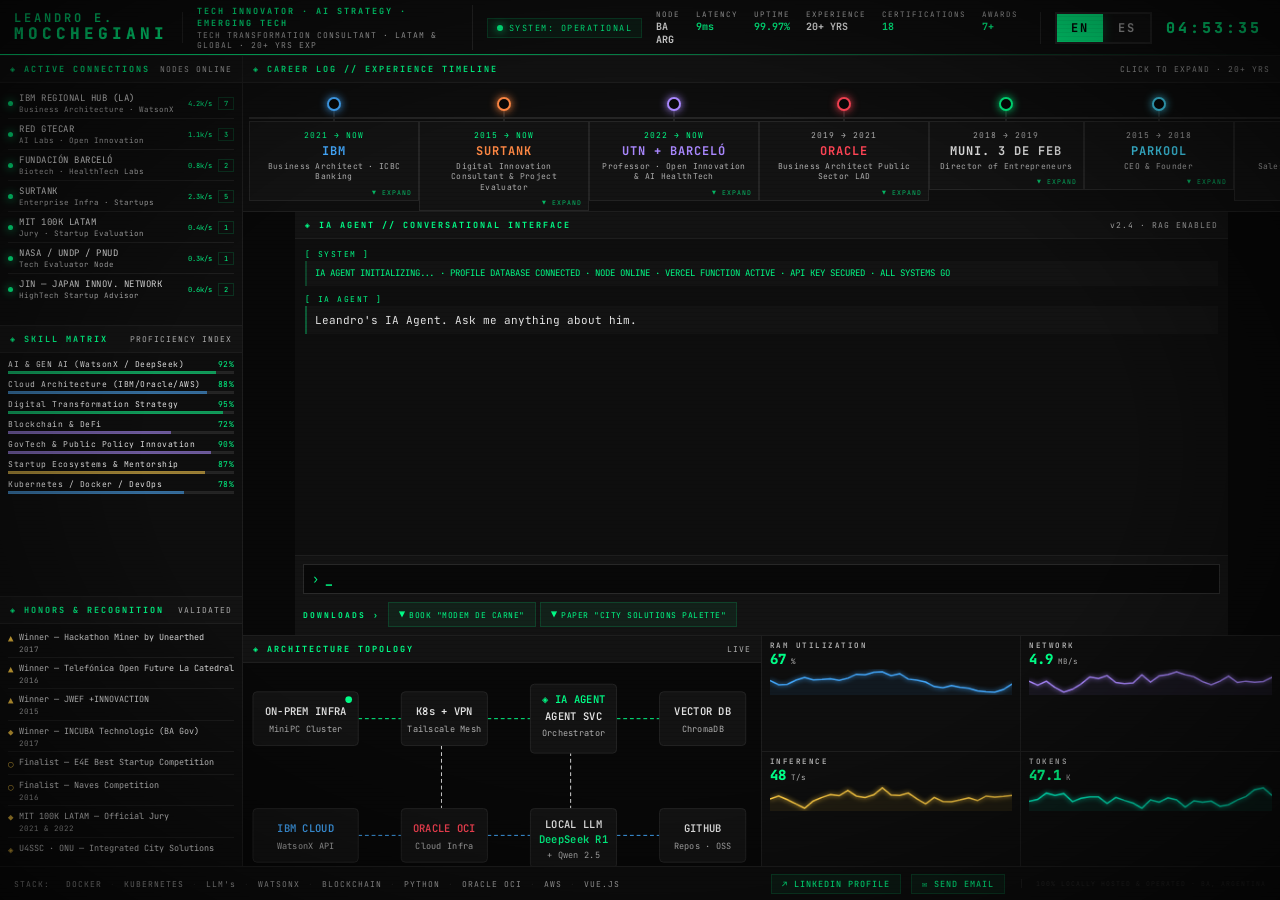
<file: public/index.html>
<!DOCTYPE html>
<html lang="en">
<head>
<meta charset="UTF-8">
<meta name="viewport" content="width=device-width, initial-scale=1.0">
<title>LEANDRO MOCCHEGIANI // INNOVATION HUB</title>
<link href="https://fonts.googleapis.com/css2?family=JetBrains+Mono:wght@300;400;500;700;800&display=swap" rel="stylesheet">
<style>
:root {
  --bg:#080808;--bg2:#0e0e0e;--bg3:#131313;--bg4:#181818;
  --border:#1e1e1e;--border2:#252525;
  --green:#00ff88;--gdim:rgba(0,255,136,0.15);--gglow:rgba(0,255,136,0.06);
  --blue:#44aaff;--bdim:rgba(68,170,255,0.2);
  --purple:#aa88ff;--yellow:#ffcc44;--red:#ff4455;
  --orange:#ff8844;--cyan:#44ddff;
  --white:#e4e4e4;--gray:#b0b0b0;--gray2:#2a2a2a;
  --font:'JetBrains Mono',monospace;
}
*{margin:0;padding:0;box-sizing:border-box;scrollbar-width:thin;scrollbar-color:var(--gray2) transparent;}
*::-webkit-scrollbar{width:4px;height:4px;}
*::-webkit-scrollbar-track{background:transparent;}
*::-webkit-scrollbar-thumb{background:var(--gray2);border-radius:2px;}
*::-webkit-scrollbar-thumb:hover{background:var(--gray);}
html,body{width:100%;height:100%;background:var(--bg);color:var(--white);font-family:var(--font);font-size:12.5px;overflow:hidden;}
body::after{content:'';position:fixed;inset:0;background:repeating-linear-gradient(0deg,transparent,transparent 3px,rgba(0,0,0,0.055) 3px,rgba(0,0,0,0.055) 4px);pointer-events:none;z-index:9000;}
body::before{content:'';position:fixed;inset:0;background:radial-gradient(ellipse at center,transparent 55%,rgba(0,0,0,0.65) 100%);pointer-events:none;z-index:9001;}

.shell{display:grid;grid-template-rows:56px 1fr 34px;height:100vh;width:100vw;}

/* HEADER */
header{background:var(--bg2);border-bottom:1px solid var(--border);display:flex;align-items:center;padding:0 14px;gap:14px;position:relative;overflow:hidden;}
header::after{content:'';position:absolute;bottom:0;left:-100%;right:0;height:1px;background:linear-gradient(90deg,transparent,var(--green),transparent);animation:hline 5s linear infinite;}
@keyframes hline{0%{left:-100%}100%{left:100%}}
.h-logo{font-size:16px;font-weight:800;letter-spacing:4px;color:var(--white);border-right:1px solid var(--border2);padding-right:14px;white-space:nowrap;line-height:1.1;}
.h-logo span{color:var(--green);}
.h-logo .fname{display:block;font-size:12px;letter-spacing:3px;font-weight:700;}
.h-sub{display:flex;flex-direction:column;gap:1px;border-right:1px solid var(--border2);padding-right:14px;}
.h-role{font-size:8.5px;color:var(--green);letter-spacing:2px;font-weight:700;}
.h-spec{font-size:8px;color:var(--gray);letter-spacing:1px;}
.h-badge{display:flex;align-items:center;gap:6px;padding:3px 9px;border:1px solid var(--gdim);background:var(--gglow);font-size:8.5px;letter-spacing:1.5px;color:var(--green);white-space:nowrap;}
.dot{width:6px;height:6px;border-radius:50%;flex-shrink:0;background:var(--green);box-shadow:0 0 8px var(--green);animation:dpulse 1.6s ease-in-out infinite;}
@keyframes dpulse{0%,100%{opacity:1;transform:scale(1)}50%{opacity:0.3;transform:scale(0.6)}}
.h-metrics{display:flex;gap:16px;margin-left:auto;}
.hm{display:flex;flex-direction:column;gap:1px;}
.hm-label{font-size:7.5px;letter-spacing:1px;color:var(--gray);}
.hm-val{color:var(--green);font-weight:700;font-size:10px;}
.hm-val.w{color:var(--white);}
.h-right{display:flex;align-items:center;gap:14px;border-left:1px solid var(--border2);padding-left:14px;margin-left:8px;}
.lang-toggle{display:flex;align-items:center;gap:0;padding:0;border:2px solid var(--border2);background:var(--bg3);font-size:12px;letter-spacing:2px;white-space:nowrap;cursor:pointer;user-select:none;overflow:hidden;}
.lang-btn{padding:6px 14px;font-family:var(--font);font-size:12px;font-weight:700;letter-spacing:2px;transition:all .2s;color:var(--gray);}
.lang-btn.active{background:var(--green);color:var(--bg);box-shadow:0 0 12px rgba(0,255,136,0.3);}
.lang-sep{width:1px;height:100%;background:var(--border2);}
.h-clock{font-size:15px;font-weight:800;color:var(--green);letter-spacing:3px;min-width:100px;font-variant-numeric:tabular-nums;}

/* MAIN — 2 cols: left panels | right stacked (career top, chat mid, topo/charts bot) */
.main{display:grid;grid-template-columns:auto 1fr;overflow:hidden;}

/* LEFT: 3 stacked panels */
.left{border-right:1px solid var(--border);display:flex;flex-direction:column;background:var(--bg2);overflow:hidden;min-width:0;width:fit-content;max-width:300px;}
.panel-hdr{padding:7px 10px;border-bottom:1px solid var(--border);background:var(--bg3);display:flex;align-items:center;justify-content:space-between;white-space:nowrap;}
.panel-hdr-title{font-size:8.5px;letter-spacing:2px;color:var(--green);font-weight:700;}
.panel-hdr-tag{font-size:8px;color:var(--gray);letter-spacing:1px;}

.conn-panel{border-bottom:1px solid var(--border);display:flex;flex-direction:column;overflow:hidden;flex:1;}
.conn-list{flex:1;overflow-y:auto;padding:5px 8px;}
.conn-item{display:flex;align-items:center;justify-content:space-between;padding:4px 0;border-bottom:1px solid var(--border);font-size:9px;white-space:nowrap;}
.conn-item:last-child{border:none;}
.conn-left{display:flex;align-items:center;gap:6px;}
.conn-name{color:var(--white);letter-spacing:.5px;}
.conn-meta{font-size:7.5px;color:var(--gray);}
.conn-right{display:flex;align-items:center;gap:6px;}
.conn-rate{font-size:7px;color:var(--green);}
.conn-count{font-size:7px;padding:1px 5px;border:1px solid var(--gdim);color:var(--green);}

.skills-panel{border-bottom:1px solid var(--border);display:flex;flex-direction:column;overflow:hidden;flex:1;}
.skill-list{flex:1;padding:6px 8px;overflow-y:auto;display:flex;flex-direction:column;gap:5px;}
.skill-item{display:flex;flex-direction:column;gap:2px;}
.skill-name{font-size:8px;color:var(--white);letter-spacing:.5px;display:flex;justify-content:space-between;white-space:nowrap;}
.skill-name span{color:var(--green);font-size:8px;}
.skill-bar-bg{height:3px;background:var(--border2);position:relative;overflow:hidden;}
.skill-bar{height:100%;transition:width 1.5s cubic-bezier(.23,1,.32,1);width:0;opacity:0.55;}
.skill-bar.g{background:var(--green);}
.skill-bar.b{background:var(--blue);}
.skill-bar.p{background:var(--purple);}
.skill-bar.y{background:var(--yellow);}

.awards-panel{display:flex;flex-direction:column;overflow:hidden;flex:1;}
.awards-list{flex:1;padding:5px 8px;overflow-y:auto;display:flex;flex-direction:column;gap:2px;}
.award-item{display:flex;align-items:flex-start;gap:6px;padding:3px 0;border-bottom:1px solid var(--border);font-size:8.5px;line-height:1.4;white-space:nowrap;}
.award-item:last-child{border:none;}
.award-sym{color:var(--yellow);font-size:9px;flex-shrink:0;margin-top:1px;}
.award-text{color:var(--white);}
.award-year{font-size:7.5px;color:var(--gray);}

/* RIGHT: Stacked — career (top) / chat narrower (middle) / topo+charts (bottom) */
.right-col{display:grid;grid-template-rows:auto 1fr auto;overflow:hidden;}

/* CAREER — horizontal timeline with expand indicator */
.career-panel{display:flex;flex-direction:column;overflow:hidden;background:var(--bg2);border-bottom:1px solid var(--border);}
.career-body{overflow-x:scroll;overflow-y:hidden;padding:14px 0 0 0;display:flex;scrollbar-color:var(--green) rgba(0,255,136,0.08);scrollbar-width:auto;}
.career-body::-webkit-scrollbar{height:12px;-webkit-appearance:none;}
.career-body::-webkit-scrollbar-track{background:rgba(0,255,136,0.06);border-top:1px solid var(--border2);border-bottom:1px solid var(--border2);}
.career-body::-webkit-scrollbar-thumb{background:var(--green);border:2px solid var(--bg);border-radius:6px;box-shadow:0 0 10px var(--gglow),inset 0 0 4px rgba(255,255,255,0.25);}
.career-body::-webkit-scrollbar-thumb:hover{background:#5fffb0;box-shadow:0 0 14px var(--green);}
.career-track{display:flex;align-items:flex-start;gap:0;position:relative;padding-left:6px;padding-right:6px;}
.career-track::before{content:'';position:absolute;top:20px;left:6px;right:6px;height:2px;background:var(--border2);}
.tl-card{position:relative;display:flex;flex-direction:column;align-items:center;min-width:150px;max-width:170px;cursor:pointer;flex-shrink:0;}
.tl-card-dot{width:14px;height:14px;border-radius:50%;border:2px solid var(--green);background:var(--bg);box-shadow:0 0 8px var(--green);z-index:2;flex-shrink:0;transition:all .2s;}
.tl-card-dot.b{border-color:var(--blue);box-shadow:0 0 8px var(--blue);}
.tl-card-dot.r{border-color:var(--red);box-shadow:0 0 8px var(--red);}
.tl-card-dot.o{border-color:var(--orange);box-shadow:0 0 8px var(--orange);}
.tl-card-dot.c{border-color:var(--cyan);box-shadow:0 0 8px var(--cyan);}
.tl-card-dot.p{border-color:var(--purple);box-shadow:0 0 8px var(--purple);}
.tl-card-dot.g{border-color:var(--green);box-shadow:0 0 8px var(--green);}
.tl-card-connector{width:2px;height:10px;background:var(--border2);flex-shrink:0;}
.tl-card-box{border:1px solid var(--border2);background:var(--bg3);padding:8px 10px;text-align:center;transition:all .2s;width:100%;position:relative;}
.tl-card-box::after{content:'▼ EXPAND';position:absolute;bottom:3px;right:6px;font-size:6.5px;color:var(--green);letter-spacing:1px;opacity:0.7;}
.tl-card.open .tl-card-box::after{content:'▲ COLLAPSE';}
.tl-card:hover .tl-card-box{border-color:var(--green);box-shadow:0 0 12px var(--gglow);}
.tl-card:hover .tl-card-dot{transform:scale(1.3);}
.tl-card-date{font-size:8px;color:var(--gray);letter-spacing:1px;margin-bottom:3px;}
.tl-card-date .cur{color:var(--green);}
.tl-card-company{font-size:12px;font-weight:700;color:var(--white);letter-spacing:1px;}
.tl-card-company.b{color:var(--blue);}
.tl-card-company.r{color:var(--red);}
.tl-card-company.o{color:var(--orange);}
.tl-card-company.c{color:var(--cyan);}
.tl-card-company.p{color:var(--purple);}
.tl-card-company.g{color:var(--green);}
.tl-card-role{font-size:8px;color:var(--gray);letter-spacing:.3px;margin-top:2px;white-space:normal;line-height:1.3;padding-bottom:10px;}
.tl-card-desc{font-size:8px;color:var(--gray);line-height:1.4;margin-top:6px;text-align:left;white-space:normal;display:none;border-top:1px solid var(--border);padding-top:6px;padding-bottom:8px;}
.tl-card.open .tl-card-desc{display:block;}
.tl-card.open .tl-card-box{border-color:var(--green);background:var(--bg4);}

/* CHAT — narrower, centered */
.chat-section{display:flex;flex-direction:column;overflow:hidden;border-bottom:1px solid var(--border);align-items:center;}
.chat-inner{display:flex;flex-direction:column;overflow:hidden;flex:1;width:90%;max-width:none;margin:0 auto;background:var(--bg2);}
.chat-log{flex:1;overflow-y:auto;padding:10px;display:flex;flex-direction:column;gap:8px;min-height:100px;}
.chat-log::-webkit-scrollbar{width:3px;}
.chat-log::-webkit-scrollbar-thumb{background:var(--gray2);}
.cmsg{display:flex;flex-direction:column;gap:2px;animation:fadeup .3s ease;}
@keyframes fadeup{from{opacity:0;transform:translateY(5px)}to{opacity:1;transform:none}}
.cmsg-from{font-size:8px;letter-spacing:1.5px;color:var(--gray);}
.cmsg-from.agent{color:var(--green);}
.cmsg-from.user{color:var(--blue);}
.cmsg-from.sys{color:var(--green);}
.cmsg-body{font-size:11px;line-height:1.65;padding:5px 8px;background:rgba(255,255,255,0.018);border-left:2px solid var(--gray2);}
.cmsg-body.agent{border-color:rgba(0,255,136,0.3);}
.cmsg-body.user{border-color:rgba(68,170,255,0.3);color:#9ac8ff;}
.cmsg-body.sys{border-color:rgba(0,255,136,0.2);color:var(--green);font-size:9px;}
.typing{display:flex;align-items:center;gap:8px;padding:5px 10px;font-size:8px;color:var(--green);opacity:0;transition:opacity .2s;min-height:22px;}
.typing.show{opacity:1;}
.tdots span{display:inline-block;width:4px;height:4px;background:var(--green);border-radius:50%;margin:0 1.5px;animation:tbounce 1.2s ease-in-out infinite;}
.tdots span:nth-child(2){animation-delay:.2s;}
.tdots span:nth-child(3){animation-delay:.4s;}
@keyframes tbounce{0%,80%,100%{transform:translateY(0)}40%{transform:translateY(-5px)}}
.chat-foot{border-top:1px solid var(--border);padding:8px;background:var(--bg3);}
.input-wrap{display:flex;align-items:center;gap:6px;border:1px solid var(--gray2);padding:6px 8px;background:var(--bg);transition:border-color .2s,box-shadow .2s;position:relative;}
.input-wrap:focus-within{border-color:var(--green);box-shadow:0 0 10px var(--gglow);}
.prompt-sym{color:var(--green);font-size:12px;flex-shrink:0;}
.input-stack{flex:1;display:flex;align-items:center;position:relative;}
.input-cursor{color:var(--green);font-size:13px;font-weight:700;position:absolute;left:0;top:50%;transform:translateY(-50%);animation:blinkcur .8s step-end infinite;pointer-events:none;}
.input-cursor.hide{display:none;}
@keyframes blinkcur{0%,100%{opacity:1}50%{opacity:0}}
#chatInput{flex:1;background:none;border:none;outline:none;color:var(--white);font-family:var(--font);font-size:11px;caret-color:var(--green);padding-left:12px;}
#chatInput::placeholder{color:transparent;}
.qbtns{display:flex;flex-wrap:wrap;gap:4px;margin-top:8px;align-items:center;}
.qbtns-label{font-size:8px;color:var(--green);letter-spacing:2px;font-weight:700;margin-right:4px;}
.qbtn{font-size:8px;letter-spacing:.5px;padding:5px 10px;border:1px solid var(--gdim);background:var(--gglow);color:var(--green);font-family:var(--font);cursor:pointer;transition:all .15s;text-decoration:none;display:inline-flex;align-items:center;gap:4px;}
.qbtn:hover{border-color:var(--green);color:var(--white);background:rgba(0,255,136,0.18);}
.qbtn .dl-ico{font-size:10px;}

/* BOTTOM: topo + charts — smaller */
.bot-row{display:grid;grid-template-columns:1fr 1fr;height:230px;overflow:hidden;}
.topo-panel{border-right:1px solid var(--border);display:flex;flex-direction:column;overflow:hidden;}
.topo-body{flex:1;padding:4px 10px;display:flex;align-items:center;justify-content:center;}
svg.topo{width:100%;height:100%;overflow:visible;}
.t-node rect{fill:var(--bg3);stroke:var(--border2);stroke-width:1;transition:stroke .2s;}
.t-node:hover rect{stroke:var(--green);}
.t-node text{fill:var(--white);font-family:var(--font);font-size:11px;font-weight:600;letter-spacing:.3px;}
.t-node .tsub{fill:var(--gray);font-size:9px;font-weight:400;}
.t-node .tgrn{fill:var(--green);font-size:11px;}
.t-node .tbl{fill:var(--blue);font-size:11px;}
.t-node .trd{fill:var(--red);font-size:11px;}
.t-edge{stroke:var(--border2);stroke-width:1;fill:none;}
.t-edge.g{stroke:var(--green);stroke-dasharray:4 3;animation:tdash 1.8s linear infinite;}
.t-edge.b{stroke:var(--blue);stroke-dasharray:4 3;animation:tdash 2.4s linear infinite;}
.t-edge-v{stroke:#fff;stroke-width:1;fill:none;stroke-dasharray:4 3;stroke-linecap:butt;opacity:.85;}
@keyframes tdash{from{stroke-dashoffset:0}to{stroke-dashoffset:-28}}

.charts-grid{display:grid;grid-template-columns:1fr 1fr;grid-template-rows:1fr 1fr;gap:1px;background:var(--border);}
.chart-cell{background:var(--bg2);padding:4px 8px;display:flex;flex-direction:column;gap:1px;overflow:hidden;}
.ct-title{font-size:7.5px;letter-spacing:1.5px;color:var(--gray);font-weight:700;}
.ct-val{font-size:14px;font-weight:800;color:var(--green);line-height:1;}
.ct-unit{font-size:7.5px;color:var(--gray);}
canvas{display:block;width:100%!important;}

/* FOOTER */
footer{background:var(--bg2);border-top:1px solid var(--border);display:flex;align-items:center;padding:0 14px;gap:16px;font-size:8px;color:var(--gray);letter-spacing:1px;}
.f-stack{display:flex;gap:8px;flex:1;}
.f-tech{color:var(--gray);cursor:default;transition:color .2s;}
.f-tech:hover{color:var(--green);}
.f-sep{color:var(--border2);}
.f-links{display:flex;gap:10px;margin-left:auto;}
.f-link{color:var(--green);text-decoration:none;letter-spacing:1px;font-size:8.5px;font-weight:500;border:1px solid var(--gdim);padding:3px 10px;transition:all .15s;background:var(--gglow);touch-action:manipulation;-webkit-tap-highlight-color:rgba(0,255,136,0.3);position:relative;z-index:10;cursor:pointer;}
.f-link:hover{border-color:var(--green);color:var(--white);background:rgba(0,255,136,0.15);}
.f-note{font-size:6.5px;color:var(--gray2);border-left:1px solid var(--border);padding-left:14px;}

/* TOOLTIP */
.tooltip{position:fixed;z-index:8000;background:var(--bg3);border:1px solid var(--border2);padding:6px 10px;font-size:7.5px;color:var(--white);pointer-events:none;opacity:0;transition:opacity .15s;max-width:200px;line-height:1.5;}
.tooltip.show{opacity:1;}

/* MOBILE */
@media(max-width:768px){
  html,body{overflow:auto;font-size:12px;}
  .shell{display:flex;flex-direction:column;height:auto;min-height:100vh;}
  header{flex-wrap:wrap;padding:8px 10px;gap:6px;height:auto;}
  .h-logo{font-size:14px;letter-spacing:3px;border-right:none;padding-right:0;}
  .h-logo .fname{font-size:11px;}
  .h-sub{display:none;}
  .h-badge,.lang-toggle{font-size:10px;}
  .lang-btn{padding:5px 10px;font-size:10px;}
  .h-metrics{display:grid;grid-template-columns:repeat(3,1fr);gap:6px;width:100%;margin-left:0;margin-top:4px;}
  .h-right{border-left:none;padding-left:0;margin-left:auto;order:99;}
  .chat-inner{width:100%;}
  .h-clock{font-size:12px;min-width:auto;}
  .main{display:flex;flex-direction:column;overflow:visible;}
  .left{border-right:none;border-bottom:1px solid var(--border);max-width:none;width:auto;}
  .right-col{display:flex;flex-direction:column;overflow:visible;}
  .chat-section{min-height:40vh;}
  .chat-log{min-height:200px;max-height:40vh;}
  .bot-row{display:flex;flex-direction:column;height:auto;}
  .topo-panel{border-right:none;border-bottom:1px solid var(--border);min-height:140px;}
  .charts-grid{grid-template-rows:auto;}
  footer{flex-wrap:wrap;padding:8px 10px;gap:6px;height:auto;}
  .f-stack{flex-wrap:wrap;gap:4px;width:100%;}
  .f-links{margin-left:0;width:100%;justify-content:center;gap:8px;}
  .f-link{padding:10px 16px;font-size:10px;min-height:44px;display:inline-flex;align-items:center;user-select:none;-webkit-user-select:none;}
  .f-note{border-left:none;padding-left:0;text-align:center;width:100%;}
  body::after,body::before{display:none;}
}
@media(max-width:380px){
  .h-logo{font-size:12px;letter-spacing:2px;}
  .h-metrics{grid-template-columns:repeat(2,1fr);}
  .charts-grid{grid-template-columns:1fr;}
}
</style>
</head>
<body>
<div class="tooltip" id="tt"></div>
<div class="shell">

<!-- HEADER -->
<header>
  <div class="h-logo"><span class="fname">LEANDRO E.</span><span>MOCCHEGIANI</span></div>
  <div class="h-sub">
    <div class="h-role">TECH INNOVATOR · AI STRATEGY · EMERGING TECH</div>
    <div class="h-spec">TECH TRANSFORMATION CONSULTANT · LATAM &amp; GLOBAL · 20+ YRS EXP</div>
  </div>
  <div class="h-badge"><div class="dot"></div>SYSTEM: OPERATIONAL</div>
  <div class="h-metrics">
    <div class="hm"><span class="hm-label">NODE</span><span class="hm-val w">BA ARG</span></div>
    <div class="hm"><span class="hm-label">LATENCY</span><span class="hm-val" id="lat">9ms</span></div>
    <div class="hm"><span class="hm-label">UPTIME</span><span class="hm-val">99.97%</span></div>
    <div class="hm"><span class="hm-label" data-i18n="exp_label">EXPERIENCE</span><span class="hm-val w">20+ YRS</span></div>
    <div class="hm"><span class="hm-label" data-i18n="cert_label">CERTIFICATIONS</span><span class="hm-val">18</span></div>
    <div class="hm"><span class="hm-label" data-i18n="awards_label">AWARDS</span><span class="hm-val">7+</span></div>
  </div>
  <div class="h-right">
    <div class="lang-toggle" id="langToggle" onclick="toggleLang()"><span class="lang-btn active" id="langEN">EN</span><span class="lang-sep"></span><span class="lang-btn" id="langES">ES</span></div>
    <div class="h-clock" id="clock">--:--:--</div>
  </div>
</header>

<!-- MAIN -->
<div class="main">

  <!-- LEFT: 3 Info Panels -->
  <div class="left">
    <div class="conn-panel">
      <div class="panel-hdr">
        <span class="panel-hdr-title" data-i18n="connections_title">◈ ACTIVE CONNECTIONS</span>
        <span class="panel-hdr-tag">NODES ONLINE</span>
      </div>
      <div class="conn-list" id="connList"></div>
    </div>
    <div class="skills-panel">
      <div class="panel-hdr">
        <span class="panel-hdr-title" data-i18n="skills_title">◈ SKILL MATRIX</span>
        <span class="panel-hdr-tag" data-i18n="skills_tag">PROFICIENCY INDEX</span>
      </div>
      <div class="skill-list" id="skillList"></div>
    </div>
    <div class="awards-panel">
      <div class="panel-hdr">
        <span class="panel-hdr-title" data-i18n="awards_title">◈ HONORS &amp; RECOGNITION</span>
        <span class="panel-hdr-tag">VALIDATED</span>
      </div>
      <div class="awards-list" id="awardsList"></div>
    </div>
  </div>

  <!-- RIGHT COLUMN: Career top, Chat middle, Topo+Charts bottom -->
  <div class="right-col">

    <!-- CAREER TIMELINE (top) -->
    <div class="career-panel">
      <div class="panel-hdr">
        <span class="panel-hdr-title" data-i18n="career_title">◈ CAREER LOG // EXPERIENCE TIMELINE</span>
        <span class="panel-hdr-tag" data-i18n="career_tag">CLICK TO EXPAND · 20+ YRS</span>
      </div>
      <div class="career-body">
        <div class="career-track" id="careerTrack"></div>
      </div>
    </div>

    <!-- IA AGENT chat (middle, narrower) -->
    <div class="chat-section">
      <div class="chat-inner">
        <div class="panel-hdr">
          <span class="panel-hdr-title" data-i18n="chat_title">◈ IA AGENT // CONVERSATIONAL INTERFACE</span>
          <span class="panel-hdr-tag">v2.4 · RAG ENABLED</span>
        </div>
        <div class="chat-log" id="chatLog"></div>
        <div class="typing" id="typing">
          <span>IA AGENT PROCESSING</span>
          <div class="tdots"><span></span><span></span><span></span></div>
        </div>
        <div class="chat-foot">
          <div class="input-wrap">
            <span class="prompt-sym">›</span>
            <div class="input-stack">
              <span class="input-cursor" id="inputCursor">_</span>
              <input type="text" id="chatInput" placeholder="">
            </div>
          </div>
          <div class="qbtns">
            <span class="qbtns-label" data-i18n="downloads_label">DOWNLOADS ›</span>
            <a class="qbtn" href="/modemdecarne/" target="_blank"><span class="dl-ico">▼</span> <span data-i18n="dl_book">BOOK "MODEM DE CARNE"</span></a>
            <a class="qbtn" href="/downloads/city-solutions-palette.pdf" target="_blank" download><span class="dl-ico">▼</span> <span data-i18n="dl_paper">PAPER "CITY SOLUTIONS PALETTE"</span></a>
          </div>
        </div>
      </div>
    </div>

    <!-- BOTTOM: topo + charts (smaller) -->
    <div class="bot-row">
      <div class="topo-panel">
        <div class="panel-hdr">
          <span class="panel-hdr-title">◈ ARCHITECTURE TOPOLOGY</span>
          <span class="panel-hdr-tag">LIVE</span>
        </div>
        <div class="topo-body">
          <svg class="topo" viewBox="0 0 520 230" preserveAspectRatio="xMidYMid meet">
            <path class="t-edge g" d="M110,54 L155,54"/><path class="t-edge g" d="M245,54 L290,54"/><path class="t-edge g" d="M380,54 L425,54"/>
            <path class="t-edge b" d="M110,176 L155,176"/><path class="t-edge b" d="M245,176 L290,176"/><path class="t-edge b" d="M380,176 L425,176"/>
            <line class="t-edge-v" x1="197" y1="82" x2="197" y2="148"/>
            <line class="t-edge-v" x1="332" y1="82" x2="332" y2="148"/>
            <g class="t-node" data-tip="MiniPC Cluster running K8s locally in BA ARGENTINA.">
              <rect x="0" y="26" width="110" height="56" rx="4"/><text x="55" y="50" text-anchor="middle">ON-PREM INFRA</text><text x="55" y="68" text-anchor="middle" class="tsub">MiniPC Cluster</text><circle cx="100" cy="34" r="3.5" fill="#00ff88"/>
            </g>
            <g class="t-node" data-tip="Kubernetes + Tailscale VPN zero-trust mesh.">
              <rect x="155" y="26" width="90" height="56" rx="4"/><text x="200" y="50" text-anchor="middle">K8s + VPN</text><text x="200" y="68" text-anchor="middle" class="tsub">Tailscale Mesh</text>
            </g>
            <g class="t-node" data-tip="IA AGENT: orchestrator, RAG, profile inference.">
              <rect x="290" y="18" width="90" height="72" rx="4" stroke="#00ff88" stroke-width="1.5"/><text x="335" y="38" text-anchor="middle" class="tgrn">◈ IA AGENT</text><text x="335" y="55" text-anchor="middle">AGENT SVC</text><text x="335" y="72" text-anchor="middle" class="tsub">Orchestrator</text>
            </g>
            <g class="t-node" data-tip="Vector DB (ChromaDB) semantic search.">
              <rect x="425" y="26" width="90" height="56" rx="4"/><text x="470" y="50" text-anchor="middle">VECTOR DB</text><text x="470" y="68" text-anchor="middle" class="tsub">ChromaDB</text>
            </g>
            <g class="t-node" data-tip="IBM Cloud + WatsonX API.">
              <rect x="0" y="148" width="110" height="56" rx="4"/><text x="55" y="172" text-anchor="middle" class="tbl">IBM CLOUD</text><text x="55" y="190" text-anchor="middle" class="tsub">WatsonX API</text>
            </g>
            <g class="t-node" data-tip="Oracle Cloud Infrastructure.">
              <rect x="155" y="148" width="90" height="56" rx="4"/><text x="200" y="172" text-anchor="middle" class="trd">ORACLE OCI</text><text x="200" y="190" text-anchor="middle" class="tsub">Cloud Infra</text>
            </g>
            <g class="t-node" data-tip="Local LLM DeepSeek R1 + Qwen 2.5.">
              <rect x="290" y="148" width="90" height="62" rx="4"/><text x="335" y="168" text-anchor="middle">LOCAL LLM</text><text x="335" y="184" text-anchor="middle" class="tgrn">DeepSeek R1</text><text x="335" y="200" text-anchor="middle" class="tsub">+ Qwen 2.5</text>
            </g>
            <g class="t-node" data-tip="GitHub · Repos · OSS.">
              <rect x="425" y="148" width="90" height="56" rx="4"/><text x="470" y="172" text-anchor="middle">GITHUB</text><text x="470" y="190" text-anchor="middle" class="tsub">Repos · OSS</text>
            </g>
          </svg>
        </div>
      </div>
      <div class="charts-grid">
        <div class="chart-cell"><div class="ct-title">RAM UTILIZATION</div><div><span class="ct-val" id="ramVal">--</span><span class="ct-unit"> %</span></div><canvas id="cvRAM" height="22"></canvas></div>
        <div class="chart-cell"><div class="ct-title">NETWORK</div><div><span class="ct-val" id="netVal">--</span><span class="ct-unit"> MB/s</span></div><canvas id="cvNET" height="22"></canvas></div>
        <div class="chart-cell"><div class="ct-title">INFERENCE</div><div><span class="ct-val" id="llmVal">--</span><span class="ct-unit"> T/s</span></div><canvas id="cvLLM" height="22"></canvas></div>
        <div class="chart-cell"><div class="ct-title">TOKENS</div><div><span class="ct-val" id="tokVal">--</span><span class="ct-unit"> K</span></div><canvas id="cvTOK" height="22"></canvas></div>
      </div>
    </div>

  </div>
</div>

<!-- FOOTER -->
<footer>
  <span style="color:var(--gray);letter-spacing:1px;">STACK:</span>
  <div class="f-stack">
    <span class="f-tech">DOCKER</span><span class="f-sep">·</span>
    <span class="f-tech">KUBERNETES</span><span class="f-sep">·</span>
    <span class="f-tech">LLM's</span><span class="f-sep">·</span>
    <span class="f-tech">WATSONX</span><span class="f-sep">·</span>
    <span class="f-tech">BLOCKCHAIN</span><span class="f-sep">·</span>
    <span class="f-tech">PYTHON</span><span class="f-sep">·</span>
    <span class="f-tech">ORACLE OCI</span><span class="f-sep">·</span>
    <span class="f-tech">AWS</span><span class="f-sep">·</span>
    <span class="f-tech">VUE.JS</span>
  </div>
  <div class="f-links">
    <a class="f-link" href="https://linkedin.com/in/leandromocchegiani" target="_blank" rel="noopener">↗ LINKEDIN PROFILE</a>
    <a class="f-link" href="mailto:lmocchegiani@gmail.com">✉ SEND EMAIL</a>
  </div>
  <div class="f-note">100% LOCALLY HOSTED &amp; OPERATED · BA, ARGENTINA</div>
</footer>

</div>

<script>
// ═══ i18n ═══
let curLang = 'En';
const i18n = {
  en: {
    connections_title:'◈ ACTIVE CONNECTIONS', skills_title:'◈ SKILL MATRIX', skills_tag:'PROFICIENCY INDEX',
    awards_title:'◈ HONORS & RECOGNITION', career_title:'◈ CAREER LOG // EXPERIENCE TIMELINE', career_tag:'CLICK TO EXPAND · 20+ YRS',
    chat_title:'◈ IA AGENT // CONVERSATIONAL INTERFACE', exp_label:'EXPERIENCE', cert_label:'CERTIFICATIONS', awards_label:'AWARDS',
    welcome:'Leandro\'s IA Agent. Ask me anything about him.',
    sys_boot:'IA AGENT INITIALIZING... · PROFILE DATABASE CONNECTED · NODE ONLINE · VERCEL FUNCTION ACTIVE · API KEY SECURED · ALL SYSTEMS GO',
    downloads_label:'DOWNLOADS ›', dl_book:'BOOK "MODEM DE CARNE"', dl_paper:'PAPER "CITY SOLUTIONS PALETTE"',
  },
  es: {
    connections_title:'◈ CONEXIONES ACTIVAS', skills_title:'◈ MATRIZ DE HABILIDADES', skills_tag:'ÍNDICE DE COMPETENCIA',
    awards_title:'◈ PREMIOS Y RECONOCIMIENTOS', career_title:'◈ TRAYECTORIA PROFESIONAL', career_tag:'CLICK PARA EXPANDIR · 20+ AÑOS',
    chat_title:'◈ AGENTE IA // INTERFAZ CONVERSACIONAL', exp_label:'EXPERIENCIA', cert_label:'CERTIFICACIONES', awards_label:'PREMIOS',
    welcome:'Agente IA de Leandro. Preguntame lo que quieras sobre él.',
    sys_boot:'AGENTE IA INICIALIZANDO... · BASE DE DATOS CONECTADA · NODO ONLINE · FUNCIÓN VERCEL ACTIVA · API KEY SEGURA · SISTEMAS OK',
    downloads_label:'DESCARGAS ›', dl_book:'LIBRO "MODEM DE CARNE"', dl_paper:'PAPER "CITY SOLUTIONS PALETTE"',
  }
};

function toggleLang() {
  curLang = curLang === 'En' ? 'Es' : 'En';
  const lang = curLang.toLowerCase();
  document.getElementById('langEN').className = 'lang-btn' + (lang === 'en' ? ' active' : '');
  document.getElementById('langES').className = 'lang-btn' + (lang === 'es' ? ' active' : '');
  document.querySelectorAll('[data-i18n]').forEach(el => {
    const key = el.dataset.i18n;
    if (i18n[lang][key]) el.innerHTML = i18n[lang][key];
    else if (careerI18n[lang][key]) el.textContent = careerI18n[lang][key];
  });
}

// Career i18n
const careerI18n = {
  en: {
    ibm_role:'Business Architect · ICBC Banking', ibm_desc:'Architecture strategy & tech adoption · Gen AI / WatsonX solutions · Legacy ↔ digital integration · Risk mitigation frameworks',
    surtank_role:'Digital Innovation Consultant & Project Evaluator', surtank_desc:'Lead evaluator sci-tech projects (economic impact) · "City Solutions Palette" academic paper · Startup advisory · LATAM innovation ecosystems',
    oracle_role:'Business Architect Public Sector LAD', oracle_desc:'Digital transformation roadmaps for LatAm govs · GovTech Design Thinking & Bootcamps · Oracle for Startups Ambassador',
    muni_role:'Director of Entrepreneurs', muni_desc:'Public policies for productive ecosystems · Big Tech + academia + gov collaboration · Regional economic growth facilitation',
    parkool_role:'CEO & Founder', parkool_desc:'First Smart Parking startup in LATAM · Urban services digitalization · Sustainable mobility · 3,000+ users in Year 1',
    voda_role:'Sales Manager & Product Tester', voda_desc:'Launched first concept stores Spain · Evaluated Europe\'s first mobile video conferencing · Created world\'s first mobile short film contest',
    tele_role:'Fiber Optic Technician', tele_desc:'Fiber optic deployment and maintenance · Infrastructure projects in Barcelona',
    ibmint_role:'Electronics Intern · IBM Internship', ibmint_desc:'Repair technician for low/medium voltage switching sources · Monitor and PC power supply repairs · Internship at the end of sixth year of high school',
    neo_role:'CTO & Founder', neo_desc:'VR scenario creation · 3D design · Audiovisual production · Short films',
    utn_role:'Professor · Open Innovation & AI HealthTech', utn_desc:'MIT 100K LATAM Jury (2021 & 2022) · Speaker: Expo Smart City Bogotá · GOJCodeFest Jamaica · Evaluator: NASA · UNDP · Itaipú',
  },
  es: {
    ibm_role:'Arquitecto de Negocios · Banca ICBC', ibm_desc:'Estrategia de arquitectura y adopción tecnológica · Soluciones Gen AI / WatsonX · Integración legacy ↔ digital · Marcos de mitigación de riesgos',
    surtank_role:'Consultor Innovación Digital y Evaluador', surtank_desc:'Evaluador líder proyectos científico-tecnológicos · "City Solutions Palette" paper académico · Asesoría startups · Ecosistemas innovación LATAM',
    oracle_role:'Arquitecto de Negocios Sector Público LAD', oracle_desc:'Hojas de ruta transformación digital para gobiernos LatAm · GovTech Design Thinking y Bootcamps · Embajador Oracle for Startups',
    muni_role:'Director de Emprendedores', muni_desc:'Políticas públicas para ecosistemas productivos · Colaboración Big Tech + academia + gobierno · Crecimiento económico regional',
    parkool_role:'CEO y Fundador', parkool_desc:'Primera startup Smart Parking en LATAM · Digitalización servicios urbanos · Movilidad sustentable · 3.000+ usuarios en Año 1',
    voda_role:'Gerente de Ventas y Product Tester', voda_desc:'Primeras concept stores Vodafone España · Primera videoconferencia móvil de Europa · Primer concurso de cortos filmados con celular',
    tele_role:'Técnico en Fibra Óptica', tele_desc:'Despliegue y mantenimiento de fibra óptica · Proyectos de infraestructura en Barcelona',
    ibmint_role:'Técnico Electrónico · Pasantía IBM', ibmint_desc:'Técnico reparador de fuentes conmutadas de baja y media tensión · Reparación de monitores y fuentes de PC · Pasantía al finalizar sexto año del secundario',
    neo_role:'CTO y Fundador', neo_desc:'Creación escenarios VR · Diseño 3D · Producción audiovisual · Cortometrajes',
    utn_role:'Profesor · Innovación Abierta e IA Salud', utn_desc:'Jurado MIT 100K LATAM (2021 y 2022) · Speaker: Expo Smart City Bogotá · GOJCodeFest Jamaica · Evaluador: NASA · PNUD · Itaipú',
  }
};

const careerData = [
  {date:'2021 → NOW',cur:true,company:'IBM',color:'b',roleKey:'ibm_role',descKey:'ibm_desc'},
  {date:'2015 → NOW',cur:true,company:'SURTANK',color:'o',roleKey:'surtank_role',descKey:'surtank_desc'},
  {date:'2022 → NOW',cur:true,company:'UTN + BARCELÓ',color:'p',roleKey:'utn_role',descKey:'utn_desc'},
  {date:'2019 → 2021',cur:false,company:'ORACLE',color:'r',roleKey:'oracle_role',descKey:'oracle_desc'},
  {date:'2018 → 2019',cur:false,company:'MUNI. 3 DE FEB',color:'',roleKey:'muni_role',descKey:'muni_desc'},
  {date:'2015 → 2018',cur:false,company:'PARKOOL',color:'c',roleKey:'parkool_role',descKey:'parkool_desc'},
  {date:'2004 → 2006',cur:false,company:'VODAFONE',color:'r',roleKey:'voda_role',descKey:'voda_desc'},
  {date:'2004',cur:false,company:'TELEFÓNICA',color:'b',roleKey:'tele_role',descKey:'tele_desc'},
  {date:'2000 → 2006',cur:false,company:'NEO VISION',color:'g',roleKey:'neo_role',descKey:'neo_desc'},
  {date:'AUG → DEC 1997',cur:false,company:'IBM INTERN',color:'b',roleKey:'ibmint_role',descKey:'ibmint_desc'},
];

const track = document.getElementById('careerTrack');
careerData.forEach(c => {
  const lang = curLang.toLowerCase();
  const card = document.createElement('div');
  card.className = 'tl-card';
  card.innerHTML = `
    <div class="tl-card-dot ${c.color}"></div>
    <div class="tl-card-connector"></div>
    <div class="tl-card-box">
      <div class="tl-card-date">${c.cur?'<span class="cur">':''}${c.date}${c.cur?'</span>':''}</div>
      <div class="tl-card-company ${c.color}">${c.company}</div>
      <div class="tl-card-role" data-i18n="${c.roleKey}">${careerI18n[lang][c.roleKey]}</div>
      <div class="tl-card-desc" data-i18n="${c.descKey}">${careerI18n[lang][c.descKey]}</div>
    </div>`;
  card.addEventListener('click', () => {
    const wasOpen = card.classList.contains('open');
    document.querySelectorAll('.tl-card.open').forEach(c2 => c2.classList.remove('open'));
    if (!wasOpen) card.classList.add('open');
  });
  track.appendChild(card);
});

// Blinking _ cursor on the LEFT
const chatInput = document.getElementById('chatInput');
const inputCursor = document.getElementById('inputCursor');
function updateCursor(){ inputCursor.classList.toggle('hide', chatInput.value.length > 0); }
chatInput.addEventListener('input', updateCursor);

// CLOCK
function tick(){const n=new Date();document.getElementById('clock').textContent=n.getHours().toString().padStart(2,'0')+':'+n.getMinutes().toString().padStart(2,'0')+':'+n.getSeconds().toString().padStart(2,'0');}
setInterval(tick,1000);tick();

setInterval(()=>{document.getElementById('lat').textContent=(6+Math.floor(Math.random()*9))+'ms';},2600);

// CHARTS
const series={ram:{id:'ramVal',cv:'cvRAM',data:[],lo:60,hi:75,color:'#44aaff',prev:68},net:{id:'netVal',cv:'cvNET',data:[],lo:3,hi:7,color:'#aa88ff',dec:1,prev:5},llm:{id:'llmVal',cv:'cvLLM',data:[],lo:40,hi:58,color:'#ffcc44',prev:48},tok:{id:'tokVal',cv:'cvTOK',data:[],lo:30,hi:60,color:'#00ffcc',dec:1,prev:45}};
function rnd(a,b){return a+Math.random()*(b-a);}
function smooth(s){const target=rnd(s.lo,s.hi);s.prev=s.prev*0.85+target*0.15;return s.prev;}
function sparkline(id,data,color){
  const c=document.getElementById(id);if(!c)return;
  const w=c.parentElement.clientWidth,h=28;c.width=w;c.height=h;
  const ctx=c.getContext('2d');ctx.clearRect(0,0,w,h);
  if(data.length<2)return;
  const mn=Math.min(...data),mx=Math.max(...data),rng=mx-mn||1;
  ctx.strokeStyle=color;ctx.lineWidth=1.5;ctx.shadowColor=color;ctx.shadowBlur=5;
  ctx.beginPath();
  data.forEach((v,i)=>{const x=(i/(data.length-1))*w,y=h-(((v-mn)/rng)*(h-6)+3);i===0?ctx.moveTo(x,y):ctx.lineTo(x,y);});
  ctx.stroke();
  ctx.shadowBlur=0;ctx.lineTo(w,h);ctx.lineTo(0,h);ctx.closePath();ctx.fillStyle=color+'14';ctx.fill();
}
function updateAll(){
  for(const k in series){
    const s=series[k];const v=smooth(s);
    s.data.push(v);if(s.data.length>30)s.data.shift();
    document.getElementById(s.id).textContent=s.dec?v.toFixed(1):Math.round(v);
    sparkline(s.cv,s.data,s.color);
  }
}
for(let i=0;i<28;i++)for(const k in series){const s=series[k];s.data.push(smooth(s));}
updateAll();setInterval(updateAll,1400);
window.addEventListener('resize',updateAll);

// CONNECTIONS
const conns=[
  {n:'IBM REGIONAL HUB (LA)',m:'Business Architecture · WatsonX',r:'4.2k/s',c:7},
  {n:'RED GTECAR',m:'AI Labs · Open Innovation',r:'1.1k/s',c:3},
  {n:'FUNDACIÓN BARCELÓ',m:'Biotech · HealthTech Labs',r:'0.8k/s',c:2},
  {n:'SURTANK',m:'Enterprise Infra · Startups',r:'2.3k/s',c:5},
  {n:'MIT 100K LATAM',m:'Jury · Startup Evaluation',r:'0.4k/s',c:1},
  {n:'NASA / UNDP / PNUD',m:'Tech Evaluator Node',r:'0.3k/s',c:1},
  {n:'JIN — JAPAN INNOV. NETWORK',m:'HighTech Startup Advisor',r:'0.6k/s',c:2},
];
const cl=document.getElementById('connList');
conns.forEach((c,i)=>{const d=document.createElement('div');d.className='conn-item';d.innerHTML=`<div class="conn-left"><div class="dot" style="width:5px;height:5px;animation-delay:${(i*.3).toFixed(1)}s"></div><div><div class="conn-name">${c.n}</div><div class="conn-meta">${c.m}</div></div></div><div class="conn-right"><span class="conn-rate">${c.r}</span><span class="conn-count">${c.c}</span></div>`;cl.appendChild(d);});

// SKILLS
const skills=[
  {n:'AI & GEN AI (WatsonX / DeepSeek)',p:92,c:'g'},
  {n:'Cloud Architecture (IBM/Oracle/AWS)',p:88,c:'b'},
  {n:'Digital Transformation Strategy',p:95,c:'g'},
  {n:'Blockchain & DeFi',p:72,c:'p'},
  {n:'GovTech & Public Policy Innovation',p:90,c:'p'},
  {n:'Startup Ecosystems & Mentorship',p:87,c:'y'},
  {n:'Kubernetes / Docker / DevOps',p:78,c:'b'},
];
const sl=document.getElementById('skillList');
skills.forEach(s=>{const d=document.createElement('div');d.className='skill-item';d.innerHTML=`<div class="skill-name">${s.n}<span>${s.p}%</span></div><div class="skill-bar-bg"><div class="skill-bar ${s.c}" data-w="${s.p}"></div></div>`;sl.appendChild(d);});
setTimeout(()=>{document.querySelectorAll('.skill-bar').forEach(b=>{b.style.width=b.dataset.w+'%';});},500);

// AWARDS
const awards=[
  {s:'▲',t:'Winner — Hackathon Miner by Unearthed',y:'2017'},
  {s:'▲',t:'Winner — Telefónica Open Future La Catedral',y:'2016'},
  {s:'▲',t:'Winner — JWEF +INNOVACTION',y:'2015'},
  {s:'◆',t:'Winner — INCUBA Technologic (BA Gov)',y:'2017'},
  {s:'○',t:'Finalist — E4E Best Startup Competition',y:''},
  {s:'○',t:'Finalist — Naves Competition',y:'2016'},
  {s:'◆',t:'MIT 100K LATAM — Official Jury',y:'2021 & 2022'},
  {s:'◈',t:'U4SSC · ONU — Integrated City Solutions',y:''},
];
const al=document.getElementById('awardsList');
awards.forEach(a=>{const d=document.createElement('div');d.className='award-item';d.innerHTML=`<span class="award-sym">${a.s}</span><div><div class="award-text">${a.t}</div>${a.y?`<div class="award-year">${a.y}</div>`:''}</div>`;al.appendChild(d);});

// TOOLTIP
const tt=document.getElementById('tt');
document.querySelectorAll('[data-tip]').forEach(n=>{
  n.addEventListener('mousemove',e=>{tt.textContent=n.dataset.tip;tt.style.left=(e.clientX+14)+'px';tt.style.top=(e.clientY-8)+'px';tt.classList.add('show');});
  n.addEventListener('mouseleave',()=>tt.classList.remove('show'));
});

// CHAT
const conversationHistory = [];
const chatLog = document.getElementById('chatLog');
const typingEl = document.getElementById('typing');

function addMsg(role, html, delay = 0) {
  return new Promise(res => setTimeout(() => {
    const d = document.createElement('div'); d.className = 'cmsg';
    const labels = { agent: '[ IA AGENT ]', user: '[ YOU ]', sys: '[ SYSTEM ]' };
    d.innerHTML = `<div class="cmsg-from ${role}">${labels[role]}</div><div class="cmsg-body ${role}">${html}</div>`;
    chatLog.appendChild(d); chatLog.scrollTop = chatLog.scrollHeight; res();
  }, delay));
}

async function askQ(q) {
  if (!q || !q.trim()) return;
  await addMsg('user', q);
  typingEl.classList.add('show');
  conversationHistory.push({ role: 'user', content: q });
  let retries = 2;
  while (retries >= 0) {
    try {
      const res = await fetch('/api/chat', {
        method: 'POST',
        headers: { 'Content-Type': 'application/json' },
        body: JSON.stringify({ messages: conversationHistory }),
      });
      const data = await res.json();
      if (data.reply) {
        conversationHistory.push({ role: 'assistant', content: data.reply });
        typingEl.classList.remove('show');
        await addMsg('agent', data.reply.replace(/\n/g, '<br>'));
        return;
      }
      if (retries > 0) { retries--; await new Promise(r => setTimeout(r, 1500)); continue; }
      typingEl.classList.remove('show');
      await addMsg('agent', '[ RETRY FAILED ] Node busy. Please try again in a moment.');
      return;
    } catch (e) {
      if (retries > 0) { retries--; await new Promise(r => setTimeout(r, 1500)); continue; }
      typingEl.classList.remove('show');
      await addMsg('agent', '[ ERROR ] Connection failed. Please try again.');
      return;
    }
  }
}

(async () => {
  const lang = curLang.toLowerCase();
  await addMsg('sys', i18n[lang].sys_boot, 400);
  await addMsg('agent', i18n[lang].welcome, 700);
})();

const inp = document.getElementById('chatInput');
inp.addEventListener('keydown', e => { if (e.key === 'Enter' && inp.value.trim()) { askQ(inp.value.trim()); inp.value = ''; updateCursor(); } });
</script>
</body>
</html>
</file>
